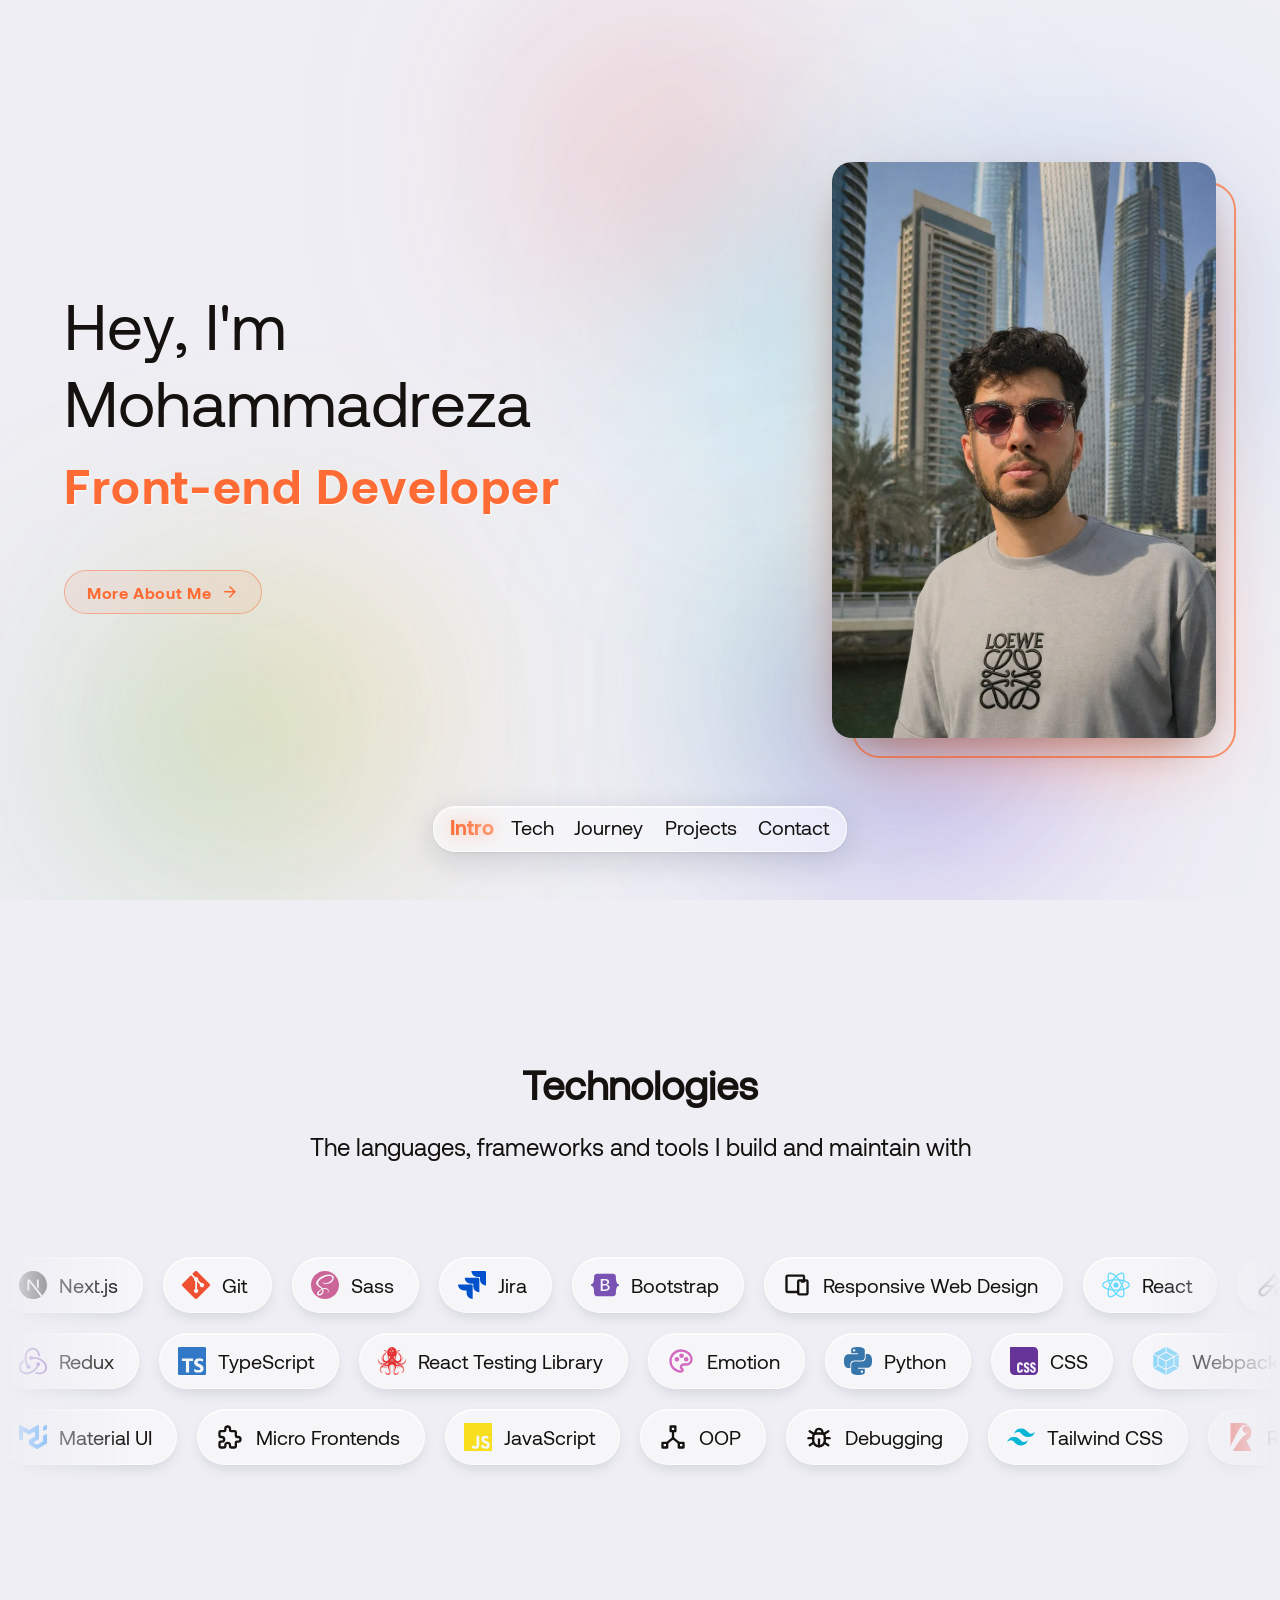
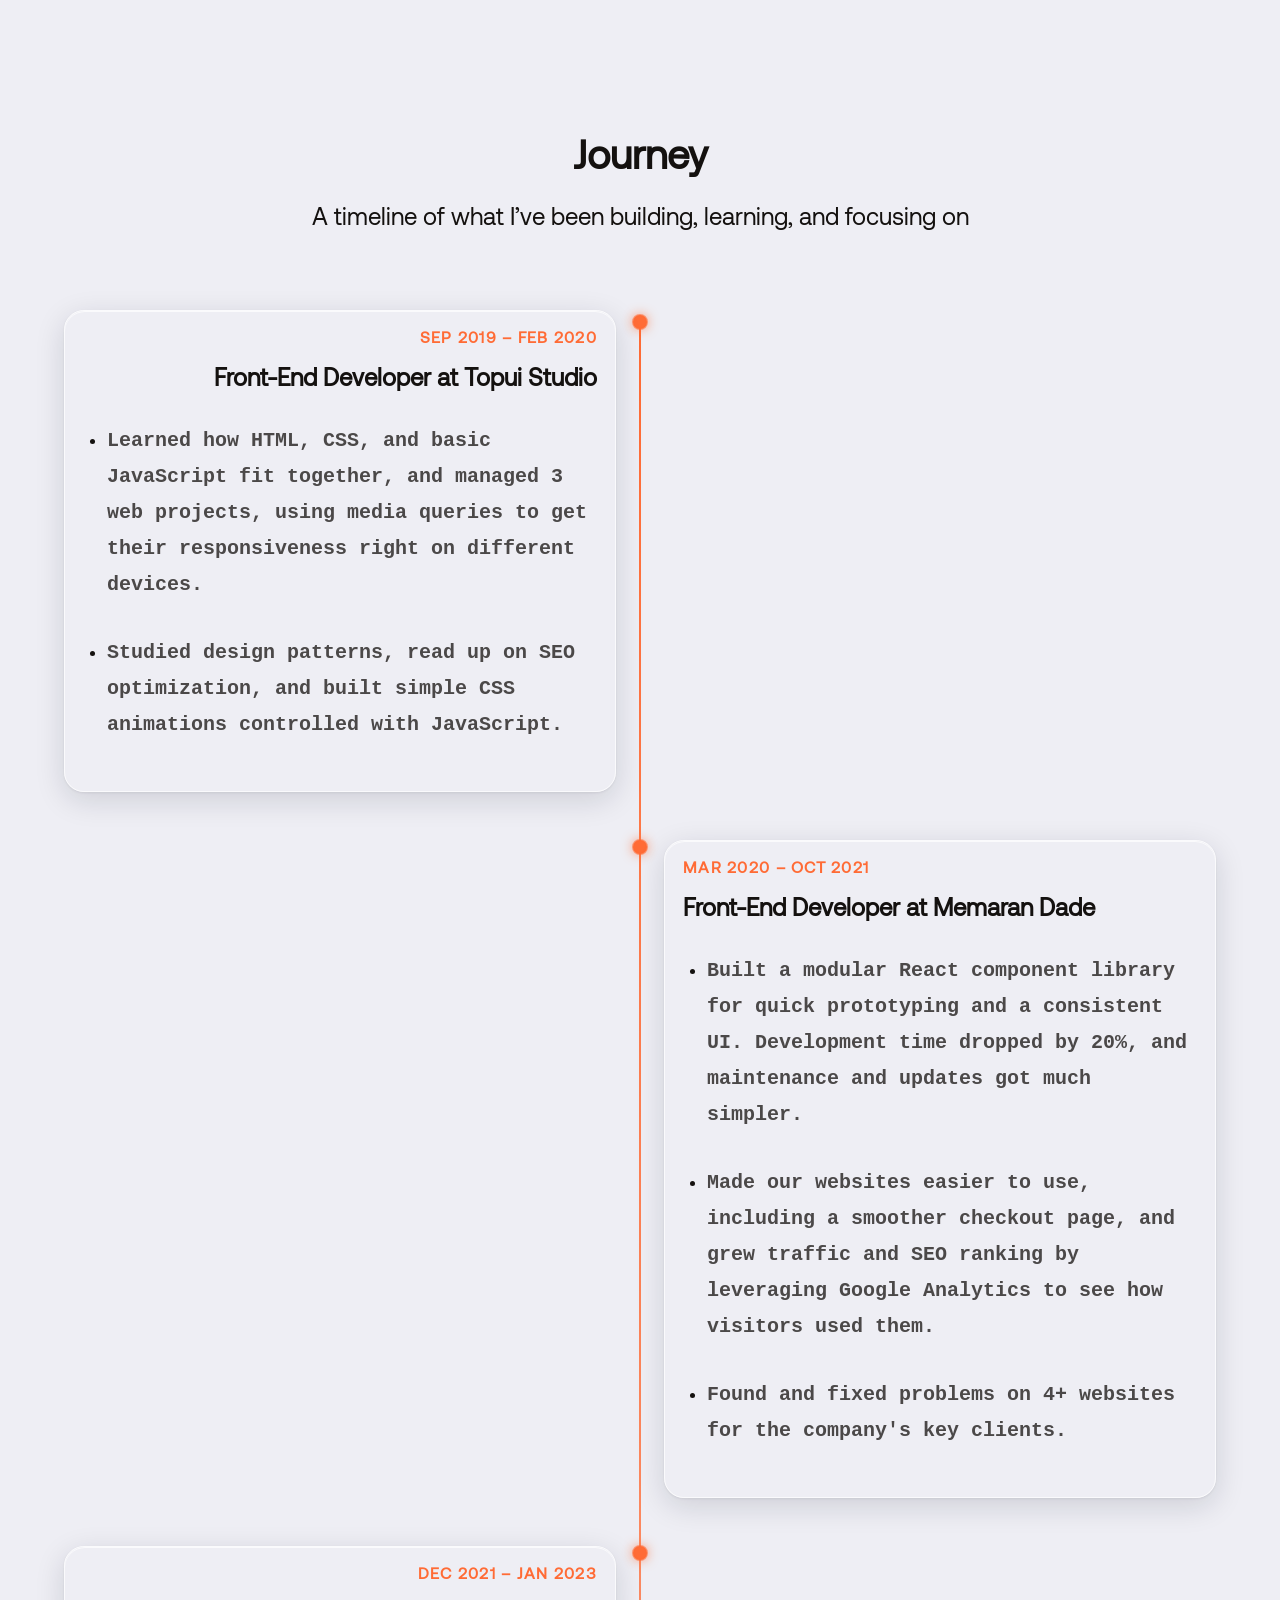
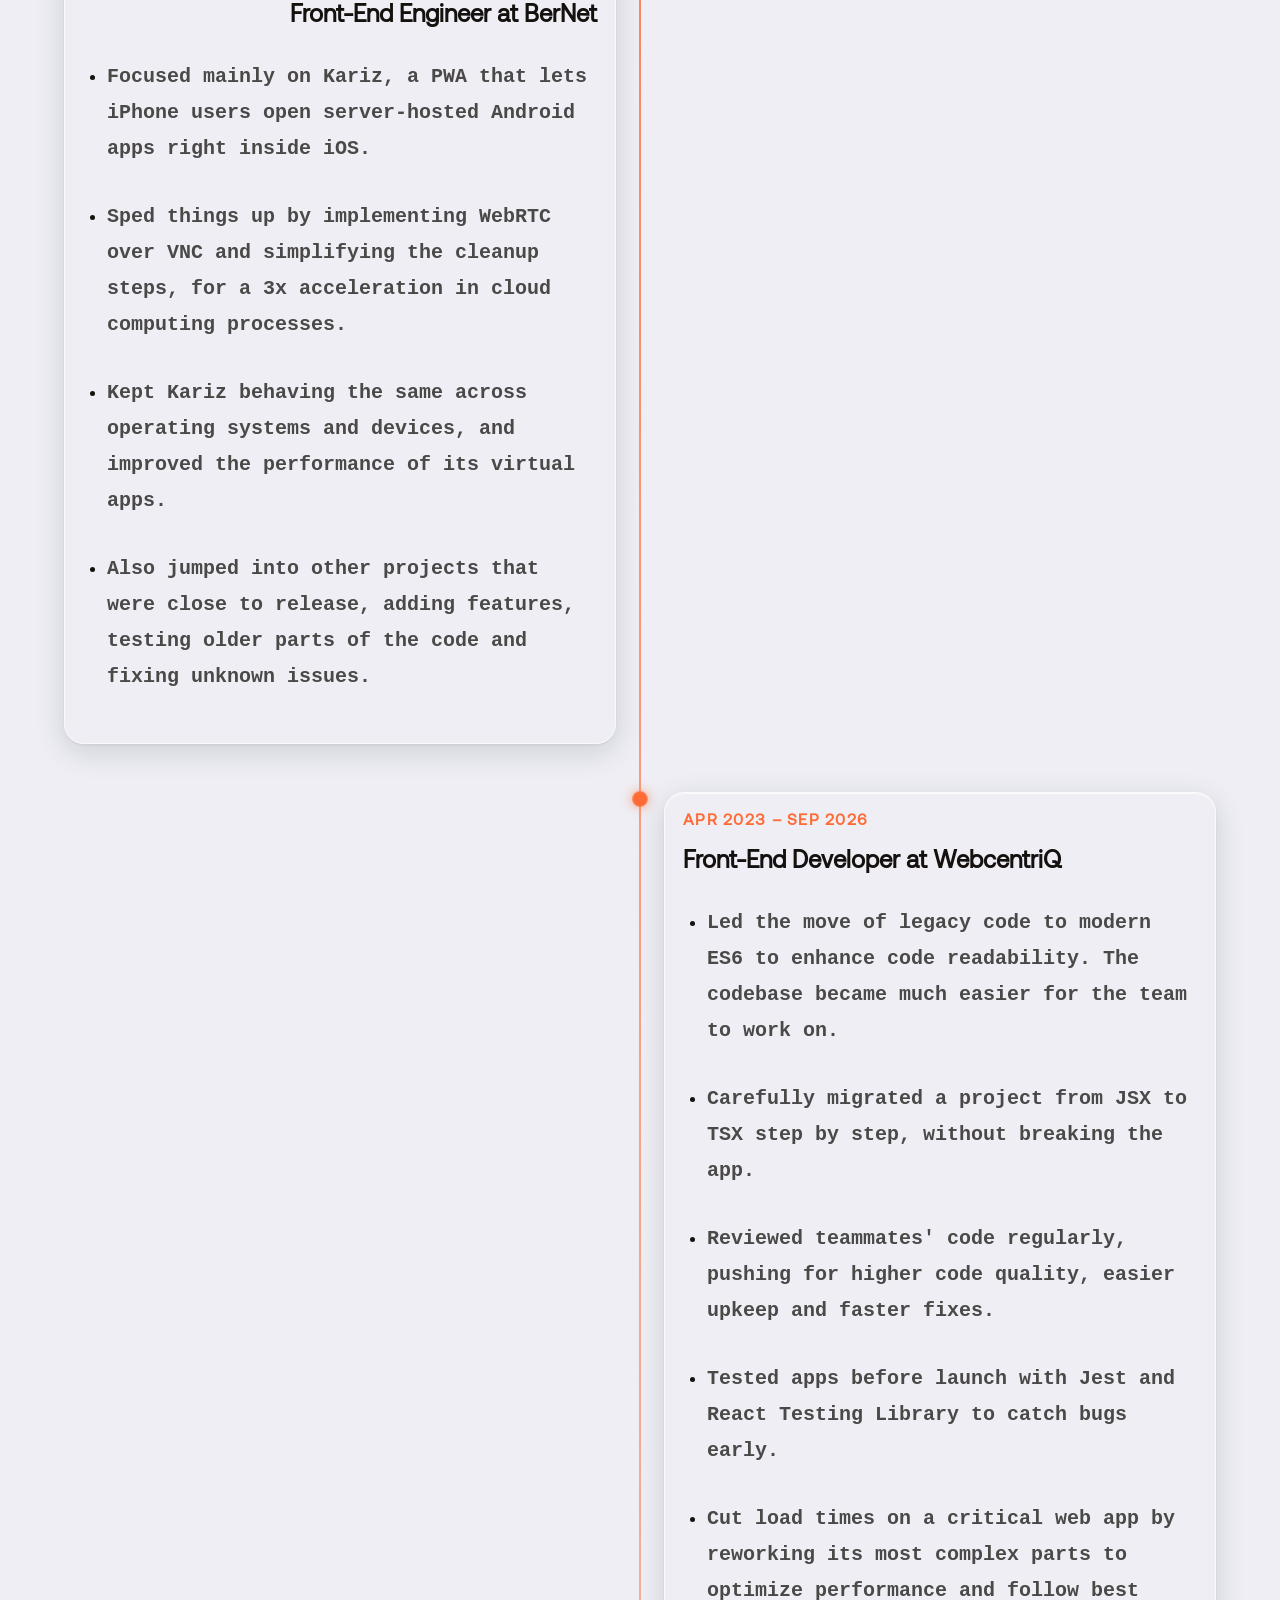
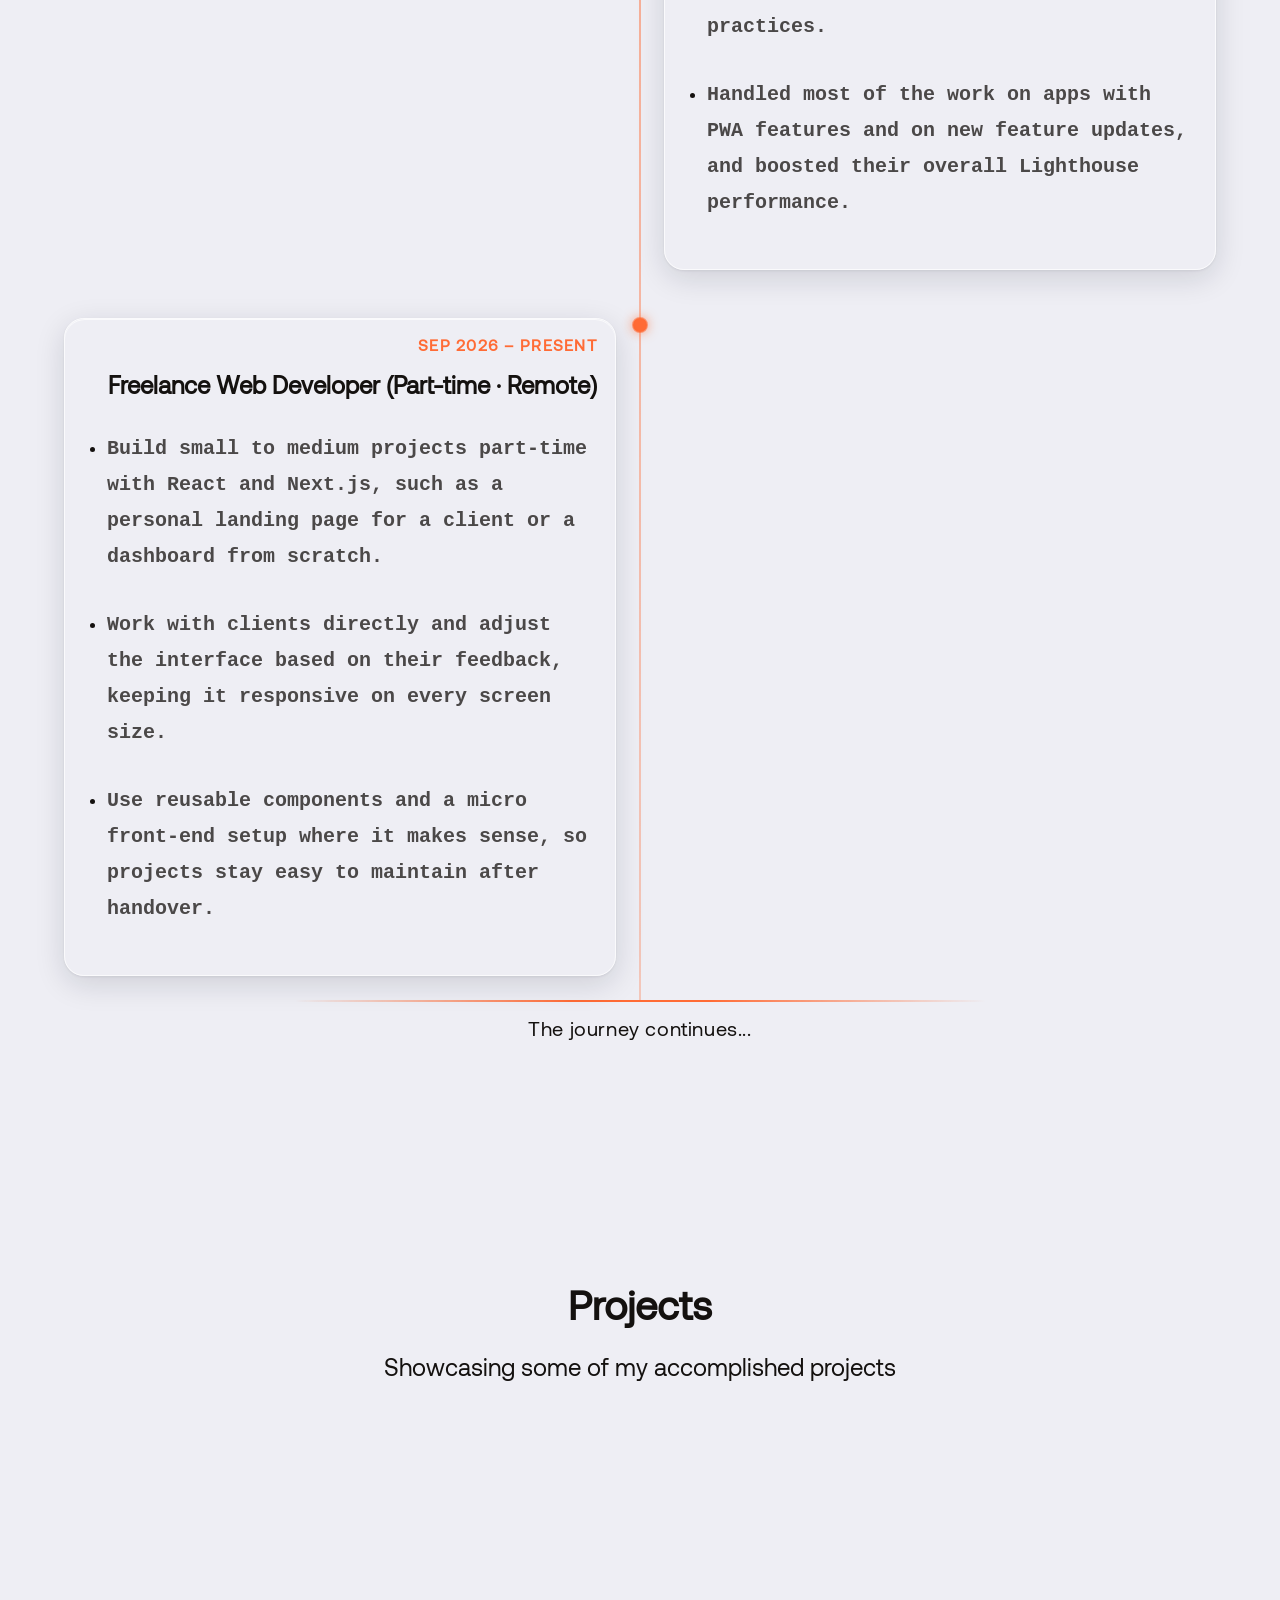
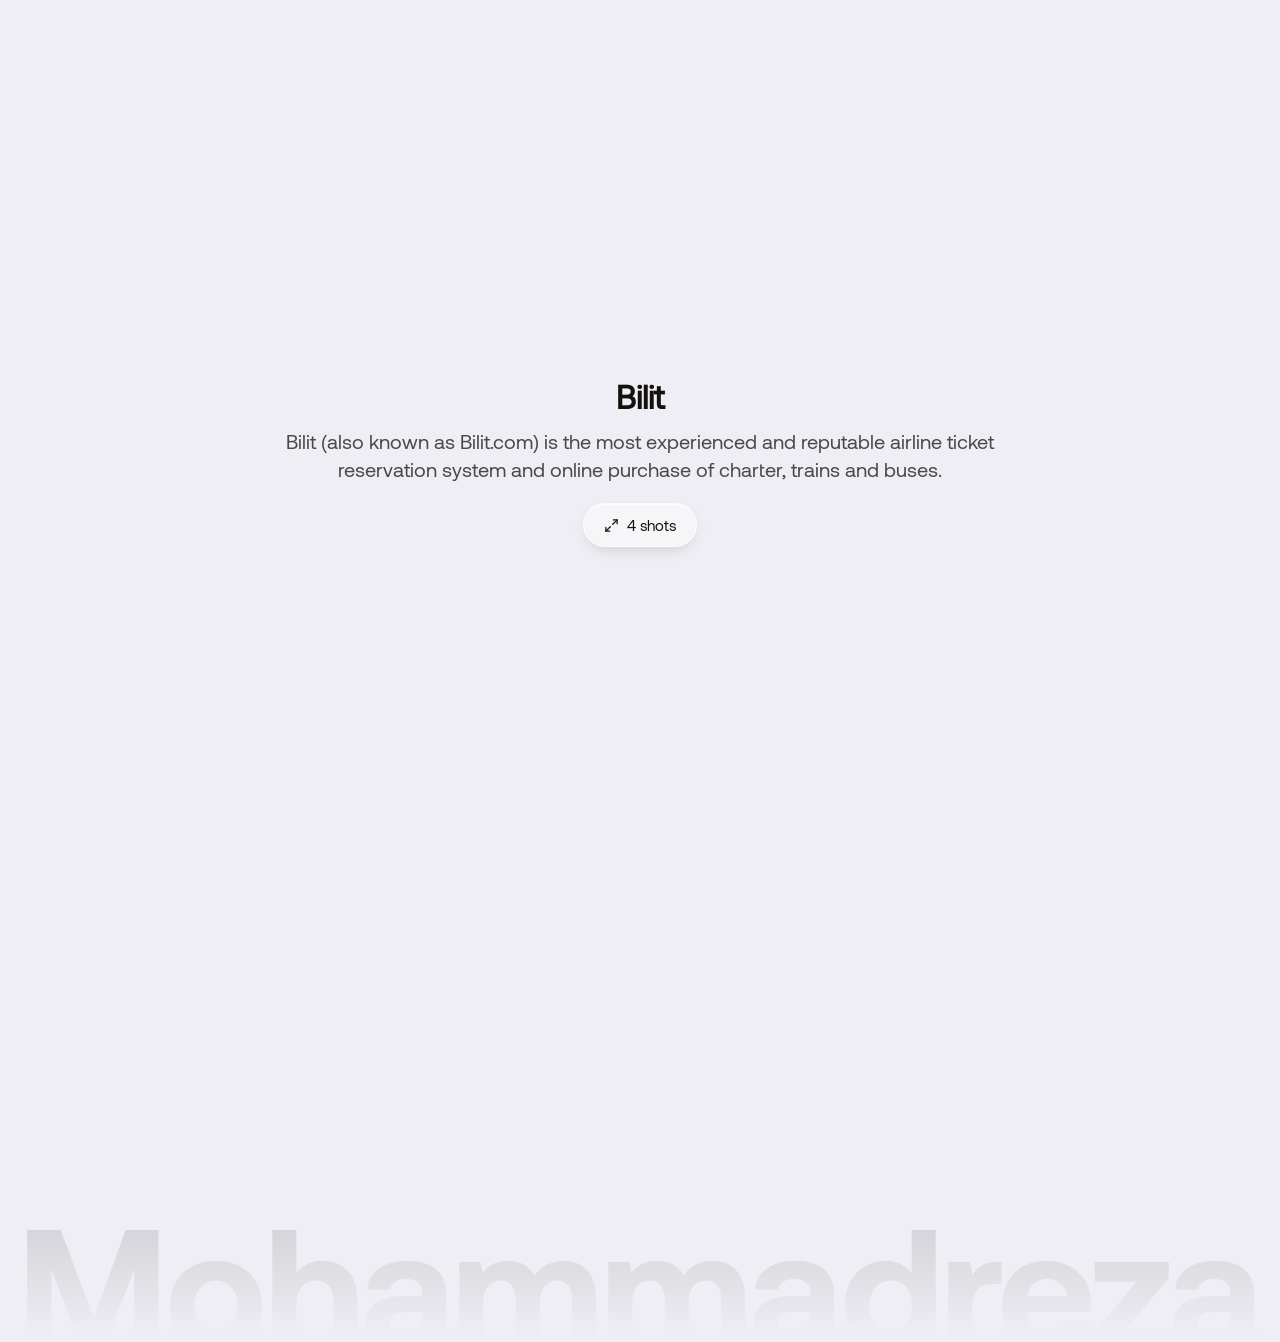
<file: index.html>
<!doctype html><html lang="en"><head><meta charset="utf-8"/><meta name="theme-color" content="#eeeef4" media="(prefers-color-scheme: light)"/><meta name="theme-color" content="#14110F" media="(prefers-color-scheme: dark)"/><meta name="viewport" content="width=device-width,initial-scale=1,viewport-fit=cover"/><meta name="description" content="Portfolio of Mohammadreza Fathpour — Front-end Developer specializing in React, Next.js, modern UI/UX, and fast, responsive web applications."/><link rel="icon" href="/icons/favicon.ico" sizes="16x16 32x32 48x48"/><link rel="icon" type="image/svg+xml" href="/icons/favicon.svg"/><link rel="icon" type="image/png" sizes="32x32" href="/icons/favicon-32x32.png"/><link rel="icon" type="image/png" sizes="16x16" href="/icons/favicon-16x16.png"/><link rel="apple-touch-icon" sizes="180x180" href="/icons/apple-touch-icon.png"/><meta name="apple-mobile-web-app-title" content="&lt;/ MR &gt;"/><link rel="manifest" href="/manifest.json"/><link rel="preload" as="image" href="/main/me.webp" type="image/webp" fetchpriority="high"/><title>&lt;/ MR &gt;</title><style>@font-face{font-family:main-normal;src:url("/fonts/Aeonik-Regular.woff2") format("woff2"),url("/fonts/Aeonik-Regular.ttf") format("truetype");font-weight:400;font-style:normal}@font-face{font-family:main-bold;src:url("/fonts/Aeonik-Bold.woff2") format("woff2"),url("/fonts/Aeonik-Bold.ttf") format("truetype");font-weight:700;font-style:normal}body{background-color:#eeeef4;color:#14110f}@media (prefers-color-scheme:dark){body{background-color:#14110f;color:#eeeef4}}.app-loader{position:fixed;inset:0;z-index:1000;display:grid;place-items:center;background-color:#eeeef4;transition:opacity .4s ease,visibility 0s .4s}@media (prefers-color-scheme:dark){.app-loader{background-color:#14110f}}.app-loader.is-done{opacity:0;visibility:hidden}.app-loader-logo{width:6rem;height:6rem;animation:app-loader-in .5s cubic-bezier(.34,1.56,.64,1) .3s both}@keyframes app-loader-in{from{opacity:0;transform:scale(.6) rotate(-8deg)}}.app-loader-label{position:absolute;width:1px;height:1px;overflow:hidden;clip-path:inset(50%);white-space:nowrap}@media (prefers-reduced-motion:reduce){.app-loader-logo{animation:none}}</style><script defer="defer" src="/static/js/main.3dd97a46.js"></script><link href="/static/css/main.eaeb22d9.css" rel="stylesheet"></head><body><div id="root"></div><div id="app-loader" class="app-loader" role="status"><div class="app-loader-logo" aria-hidden="true"></div><span class="app-loader-label">Loading…</span></div><script src="/mr-logo.js"></script><script>!function(){var e=document.getElementById("app-loader");if(e){var n=document.documentElement;n.classList.add("app-loading");var o=e.querySelector(".app-loader-logo"),t=window.MRLogo?window.MRLogo.create(o):{loop:function(){},fill:function(){},stop:function(e){e()}},i=!1,a=!1,r=function(){a||(a=!0,i||(o.style.visibility="hidden"),e.classList.add("is-done"),setTimeout(function(){e.remove()},600),n.classList.remove("app-loading"),window.dispatchEvent(new Event("app-loader-done")))},d=function(){t.stop(r)};window.matchMedia("(prefers-reduced-motion: reduce)").matches?(i=!0,t.fill()):o.addEventListener("animationstart",function(){a||(i=!0,t.loop(150))},{once:!0});var c=function(){var e=Array.prototype.filter.call(document.images,function(e){return!e.complete&&"lazy"!==e.loading});return Promise.all(e.map(function(e){return new Promise(function(n){e.addEventListener("load",n),e.addEventListener("error",n)})}))};window.addEventListener("load",function(){Promise.all([document.fonts?document.fonts.ready:null,new Promise(function(e){requestAnimationFrame(function(){requestAnimationFrame(e)})}).then(c)]).then(d,d)}),setTimeout(r,3e4)}}()</script></body></html>
</file>
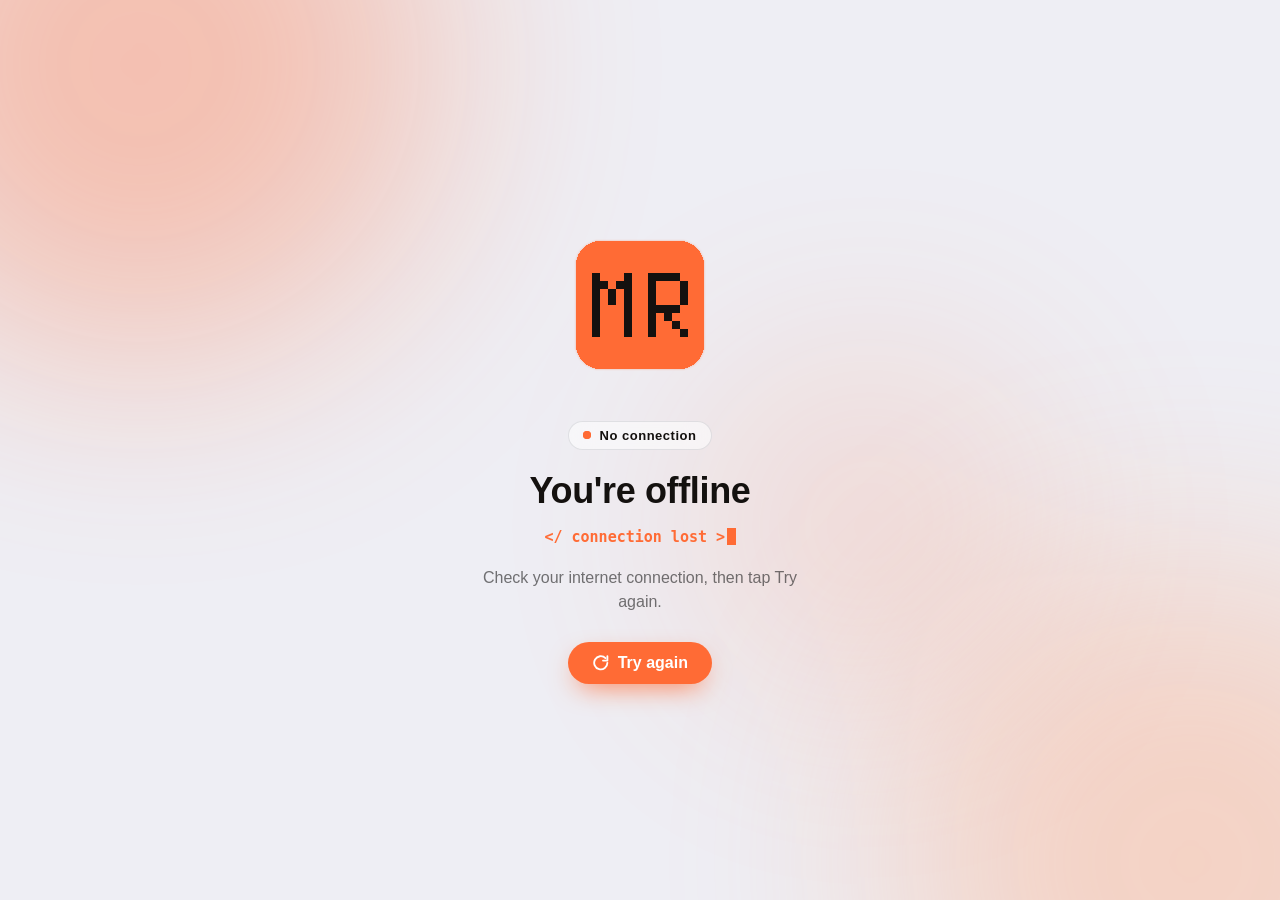
<file: offline.html>
<!DOCTYPE html>
<html lang="en">
    <head>
        <meta charset="utf-8" />
        <meta name="viewport" content="width=device-width, initial-scale=1" />
        <meta
            name="theme-color"
            content="#eeeef4"
            media="(prefers-color-scheme: light)"
        />
        <meta
            name="theme-color"
            content="#14110F"
            media="(prefers-color-scheme: dark)"
        />
        <link rel="icon" type="image/svg+xml" href="icons/favicon.svg" />
        <title>You're offline · &lt;/ MR &gt;</title>
        <!--
            Shown by the service worker (service-worker.js) when the app is
            opened without a connection. An app that is already open stays as
            it is when the connection drops. It is cached together with the
            two files it needs, its icon and mr-logo.js (the "MR" logo and its
            animations, shared with the page loader in index.html).
        -->
        <style>
            :root {
                color-scheme: light dark;
                /* Same accent as the app's theme in src/index.css */
                --accent: #ff6b35;
                --accent-light: #ff9f6e;
                --accent-text: var(--accent);
                --bg: #eeeef4;
                --text: #14110F;
                --muted: rgba(26, 26, 26, 0.6);
                --surface: rgba(255, 255, 255, 0.55);
                --border: rgba(15, 23, 42, 0.1);
                --logo-ink: #14110f;
            }

            @media (prefers-color-scheme: dark) {
                :root {
                    --accent-text: var(--accent-light);
                    --bg: #14110F;
                    --text: #eeeef4;
                    --muted: rgba(238, 238, 244, 0.6);
                    --surface: rgba(255, 255, 255, 0.06);
                    --border: rgba(255, 255, 255, 0.14);
                }
            }

            * {
                box-sizing: border-box;
            }

            /* At least the screen's height, so the content is centred, but
               free to grow and scroll when it does not fit (a phone turned
               sideways) */
            body {
                margin: 0;
                min-height: 100vh;
                min-height: 100dvh;
                display: grid;
                place-items: center;
                padding: 2rem 1rem;
                overflow-x: hidden;
                font-family: -apple-system, BlinkMacSystemFont, "Segoe UI",
                    Roboto, "Helvetica Neue", sans-serif;
                -webkit-font-smoothing: antialiased;
                color: var(--text);
                background: var(--bg);
            }

            /* ---------- Drifting glow in the background ---------- */

            .glow {
                position: fixed;
                inset: 0;
                z-index: -1;
                pointer-events: none;
            }

            .glow span {
                position: absolute;
                width: 46vmax;
                height: 46vmax;
                border-radius: 50%;
                filter: blur(9vmax);
                opacity: 0.35;
                animation: drift 18s ease-in-out infinite alternate;
            }

            .glow span:nth-child(1) {
                top: -18vmax;
                left: -12vmax;
                background: var(--accent);
            }

            .glow span:nth-child(2) {
                right: -16vmax;
                bottom: -20vmax;
                background: var(--accent-light);
                animation-duration: 22s;
                animation-delay: -6s;
            }

            .glow span:nth-child(3) {
                top: 40%;
                left: 55%;
                width: 26vmax;
                height: 26vmax;
                background: var(--accent);
                opacity: 0.18;
                animation-duration: 26s;
                animation-delay: -12s;
            }

            @media (prefers-color-scheme: dark) {
                .glow span {
                    opacity: 0.2;
                }
            }

            @keyframes drift {
                to {
                    transform: translate(12vmax, 10vmax) scale(1.15);
                }
            }

            /* ---------- Card ---------- */

            main {
                display: flex;
                flex-direction: column;
                align-items: center;
                gap: 1.25rem;
                width: min(100%, 26rem);
                text-align: center;
            }

            /* ---------- Logo: its letters drop into place (mr-logo.js),
               and while a connection is checked they keep falling out as
               new ones drop in ---------- */

            .logo-wrap {
                --logo-size: 8rem;
                display: grid;
                place-items: center;
                width: calc(var(--logo-size) * 1.375);
                height: calc(var(--logo-size) * 1.375);
                margin-bottom: 0.5rem;
            }

            /* The logo and its ripples share one grid cell, centred */
            .logo-wrap > * {
                grid-area: 1 / 1;
            }

            /* Ripples searching for a connection: the tile's own outline,
               corners included (icons/favicon.svg rounds them by 3 of its 16
               units), growing outwards */
            .ripple {
                width: var(--logo-size);
                height: var(--logo-size);
                border: 2px solid var(--accent);
                border-radius: calc(3 / 16 * 100%);
                opacity: 0;
                animation: ripple 3s ease-out infinite;
                animation-delay: 1.6s;
            }

            .ripple:nth-of-type(2) {
                animation-delay: 2.6s;
            }

            .ripple:nth-of-type(3) {
                animation-delay: 3.6s;
            }

            @keyframes ripple {
                0% {
                    opacity: 0.55;
                    transform: scale(0.85);
                }
                100% {
                    opacity: 0;
                    transform: scale(1.6);
                }
            }

            .logo {
                width: var(--logo-size);
                height: var(--logo-size);
                animation: tile-in 0.6s cubic-bezier(0.34, 1.56, 0.64, 1) both;
            }

            .logo .mr-logo-tile {
                filter: drop-shadow(0 0.6px 1.2px rgba(255, 107, 53, 0.45));
            }

            @keyframes tile-in {
                from {
                    opacity: 0;
                    transform: scale(0.6) rotate(-8deg);
                }
            }

            /* ---------- Text ---------- */

            .reveal {
                animation: rise 0.6s cubic-bezier(0.22, 1, 0.36, 1) both;
            }

            @keyframes rise {
                from {
                    opacity: 0;
                    transform: translateY(0.75rem);
                }
            }

            .status {
                display: inline-flex;
                align-items: center;
                gap: 0.5rem;
                padding: 0.375rem 0.875rem;
                border: 1px solid var(--border);
                border-radius: 999px;
                font-size: 0.8125rem;
                font-weight: 600;
                letter-spacing: 0.04em;
                background: var(--surface);
                backdrop-filter: blur(12px);
                -webkit-backdrop-filter: blur(12px);
                animation-delay: 0.9s;
            }

            .status-dot {
                position: relative;
                width: 0.5rem;
                height: 0.5rem;
                border-radius: 50%;
                background: var(--accent);
                transition: background 0.3s ease;
            }

            .status-dot::after {
                content: "";
                position: absolute;
                inset: 0;
                border-radius: 50%;
                background: inherit;
                animation: ping 1.6s ease-out infinite;
            }

            @keyframes ping {
                to {
                    opacity: 0;
                    transform: scale(2.8);
                }
            }

            .is-online .status-dot {
                background: #22c55e;
            }

            h1 {
                margin: 0;
                font-size: clamp(1.75rem, 7vw, 2.25rem);
                font-weight: 700;
                letter-spacing: -0.01em;
                animation-delay: 1s;
            }

            .code {
                margin: -0.25rem 0 0;
                font-family: ui-monospace, SFMono-Regular, Menlo, Consolas,
                    monospace;
                font-size: 0.9375rem;
                font-weight: 600;
                color: var(--accent-text);
                animation-delay: 1.1s;
            }

            .caret {
                display: inline-block;
                width: 0.55em;
                height: 1.1em;
                margin-left: 0.15em;
                vertical-align: -0.2em;
                background: currentColor;
                animation: blink 1s steps(1) infinite;
            }

            @keyframes blink {
                50% {
                    opacity: 0;
                }
            }

            .message {
                margin: 0;
                max-width: 22rem;
                font-size: 1rem;
                line-height: 1.5;
                color: var(--muted);
                animation-delay: 1.2s;
            }

            button {
                display: inline-flex;
                align-items: center;
                gap: 0.5rem;
                margin-top: 0.5rem;
                padding: 0.75rem 1.5rem;
                border: 0;
                border-radius: 999px;
                font: inherit;
                font-weight: 600;
                color: #fff;
                background: var(--accent);
                box-shadow: 0 10px 28px -10px var(--accent);
                cursor: pointer;
                transition: transform 0.2s ease, box-shadow 0.2s ease;
                animation-delay: 1.3s;
            }

            button:hover {
                transform: translateY(-2px);
                box-shadow: 0 14px 32px -10px var(--accent);
            }

            button:active {
                transform: scale(0.97);
            }

            button:focus-visible {
                outline: 3px solid var(--accent-light);
                outline-offset: 3px;
            }

            button svg {
                width: 1.1em;
                height: 1.1em;
            }

            .is-checking button {
                cursor: progress;
            }

            .is-checking button svg {
                animation: spin 0.8s linear infinite;
            }

            @keyframes spin {
                to {
                    transform: rotate(360deg);
                }
            }

            /* Tried again, still no connection */
            .is-failed .status {
                animation: shake 0.45s ease;
            }

            @keyframes shake {
                20%,
                60% {
                    transform: translateX(-6px);
                }
                40%,
                80% {
                    transform: translateX(6px);
                }
            }

            /* Short screens (a phone turned sideways): everything tighter,
               so most of it fits without scrolling */
            @media (max-height: 560px) {
                body {
                    padding: 1.25rem 1rem;
                }

                main {
                    gap: 0.75rem;
                }

                .logo-wrap {
                    --logo-size: 4.5rem;
                    margin-bottom: 0;
                }

                h1 {
                    font-size: 1.5rem;
                }

                .message {
                    font-size: 0.9375rem;
                }

                button {
                    margin-top: 0;
                }
            }

            @media (prefers-reduced-motion: reduce) {
                *,
                *::before,
                *::after {
                    animation: none !important;
                    transition: none !important;
                }
            }
        </style>
    </head>
    <body>
        <div class="glow" aria-hidden="true">
            <span></span>
            <span></span>
            <span></span>
        </div>

        <main>
            <div class="logo-wrap" aria-hidden="true">
                <span class="ripple"></span>
                <span class="ripple"></span>
                <span class="ripple"></span>
                <div class="logo" id="logo"></div>
            </div>

            <span class="status reveal" role="status" aria-live="polite">
                <span class="status-dot"></span>
                <span id="status-text">No connection</span>
            </span>

            <h1 class="reveal">You're offline</h1>
            <p class="code reveal">
                &lt;/ connection lost &gt;<span class="caret"></span>
            </p>
            <p class="message reveal">
                Check your internet connection, then tap Try again.
            </p>

            <button type="button" id="retry" class="reveal">
                <svg
                    viewBox="0 0 24 24"
                    fill="none"
                    stroke="currentColor"
                    stroke-width="2.5"
                    stroke-linecap="round"
                    stroke-linejoin="round"
                    aria-hidden="true"
                >
                    <path d="M21 12a9 9 0 1 1-2.64-6.36" />
                    <path d="M21 3v6h-6" />
                </svg>
                Try again
            </button>
        </main>

        <script src="mr-logo.js"></script>
        <script>
            // The "MR" logo (mr-logo.js): its letters drop into place once.
            // Without it, the page still works, just without its letters.
            var logo = window.MRLogo
                ? window.MRLogo.create(document.getElementById("logo"))
                : {
                      fill: function () {},
                      loop: function () {},
                      stop: function (done) {
                          done();
                      },
                  };

            // As the tile pops in (see .logo)
            logo.fill(450);

            // ---------- Reconnecting ----------
            // Only when "Try again" is tapped: the page never checks on its
            // own

            var statusText = document.getElementById("status-text");
            var retry = document.getElementById("retry");
            var checking = false;
            var reloading = false;

            var reconnect = function () {
                reloading = true;

                document.body.classList.add("is-online");
                statusText.textContent = "Back online, reloading…";
                setTimeout(function () {
                    // Opened directly, this page would just reload itself
                    if (/offline\.html$/.test(location.pathname)) {
                        location.replace("./");
                    } else {
                        location.reload();
                    }
                }, 900);
            };

            // A real request, since navigator.onLine can claim a connection
            // that does not actually reach the site. Until it answers, the
            // letters keep falling out as new ones drop in; once it has, the
            // swap under way finishes before the answer shows (so even an
            // instant answer shows one full swap).
            var check = function () {
                if (checking || reloading) return;
                checking = true;

                var body = document.body;
                body.classList.remove("is-failed");
                body.classList.add("is-checking");
                statusText.textContent = "Checking…";
                logo.loop();

                var settle = function (isOnline) {
                    logo.stop(function () {
                        checking = false;
                        body.classList.remove("is-checking");

                        if (isOnline) {
                            reconnect();
                            return;
                        }

                        statusText.textContent = "Still offline";
                        // Restarts the shake even on taps in quick succession
                        void body.offsetWidth;
                        body.classList.add("is-failed");
                    });
                };

                fetch(location.href, { cache: "no-store" })
                    .then(function (response) {
                        settle(response.ok);
                    })
                    .catch(function () {
                        settle(false);
                    });
            };

            retry.addEventListener("click", check);
        </script>
    </body>
</html>
</file>
<file: static/css/main.eaeb22d9.css>
.nav-container{--nav-font-size:clamp(0.8125rem,4.2vw,1rem);--nav-gap:clamp(0.5rem,3vw,0.75rem);--nav-padding:0.375rem 0.75rem 0.5rem;--nav-radius:18px;--nav-bottom:0rem;--nav-ink:var(--text-light-mode);--nav-shine:linear-gradient(90deg,var(--accent),var(--accent-light),var(--accent));--nav-glow:color-mix(in srgb,var(--accent) 45%,#0000);animation:navbarExpand .35s ease forwards;backdrop-filter:var(--glass-blur);-webkit-backdrop-filter:var(--glass-blur);background:var(--glass-bg);border:1px solid var(--glass-rim);border-radius:var(--nav-radius);bottom:calc(1rem + var(--nav-bottom) + env(safe-area-inset-bottom, 0px));box-shadow:inset 0 1px 0 var(--glass-highlight),var(--glass-shadow);box-sizing:border-box;left:50%;max-width:calc(100vw - 2rem);padding:var(--nav-padding);position:fixed;z-index:var(--z-navbar)}@media (prefers-color-scheme:dark){.nav-container{--nav-ink:var(--text-dark-mode);--nav-shine:linear-gradient(90deg,var(--accent-light),var(--accent),var(--accent-light));--nav-glow:color-mix(in srgb,var(--accent-light) 55%,#0000)}}.nav-container.nav-hidden{animation:navbarCollapse .35s ease-out forwards;pointer-events:none}@keyframes navbarExpand{0%{opacity:0;transform:translateX(-50%) translateY(1rem) scale(.7)}to{opacity:1;transform:translateX(-50%) translateY(0) scale(1)}}@keyframes navbarCollapse{0%{opacity:1;transform:translateX(-50%) translateY(0) scale(1)}to{opacity:0;transform:translateX(-50%) translateY(1rem) scale(.7)}}.nav-inner{grid-column-gap:var(--nav-gap);column-gap:var(--nav-gap);display:grid;grid-auto-flow:column;grid-auto-rows:minmax(1.5rem,auto);position:relative}.nav-link{align-items:center;color:var(--nav-ink);display:flex;flex-direction:column;font-size:var(--nav-font-size);font-weight:500;justify-content:center;position:relative;text-decoration:none;transition:color .4s ease}.nav-link:after{height:0;overflow:hidden;visibility:hidden}.nav-link:after,.nav-link:before{content:attr(data-label);font-family:main-bold;font-weight:700;pointer-events:none}.nav-link:before{-webkit-text-fill-color:#0000;align-items:center;animation:navShine 5s linear infinite reverse;background:var(--nav-shine);-webkit-background-clip:text;background-clip:text;background-size:300% 100%;color:#0000;content:attr(data-label) /"";display:flex;filter:drop-shadow(0 0 .45rem var(--nav-glow));inset:0;justify-content:center;opacity:0;position:absolute;transition:opacity .4s ease}.nav-link.is-active{color:#0000}.nav-link.is-active:before{opacity:1}@keyframes navShine{to{background-position:150% 0}}@media (prefers-reduced-motion:reduce){.nav-link:before{animation:none}}@media (max-width:639px){.nav-container{--nav-font-size:clamp(0.8125rem,calc(6.45161vw - 0.46774rem),1.125rem);--nav-gap:0.75rem;--nav-padding:0.375rem 1rem 0.5rem;--nav-radius:24px;width:calc(100vw - 2rem)}.nav-inner{grid-auto-rows:minmax(2rem,auto);justify-content:space-between}}@media (min-width:640px){.nav-container{--nav-font-size:1.0625rem;--nav-gap:0.875rem;--nav-padding:0.5rem 0.875rem 0.625rem;--nav-radius:20px;--nav-bottom:1rem}}@media (min-width:768px){.nav-container{--nav-font-size:1.125rem;--nav-gap:1rem;--nav-padding:0.5rem 1rem 0.75rem;--nav-radius:22px;--nav-bottom:1.5rem}}@media (min-width:1024px){.nav-container{--nav-font-size:1.25rem;--nav-bottom:2rem}}@media (min-width:1536px){.nav-container{--nav-font-size:1.375rem;--nav-gap:1.25rem;--nav-padding:0.625rem 1.25rem 0.875rem;--nav-radius:26px}}@media (max-height:640px) and (orientation:landscape){.nav-container{--nav-font-size:clamp(0.8125rem,4.2vw,1rem);--nav-gap:clamp(0.5rem,3vw,0.75rem);--nav-padding:0.375rem 0.75rem 0.5rem;--nav-radius:18px;--nav-bottom:0rem;width:auto}}.intro-section{align-items:center;display:flex;justify-content:center;margin-bottom:0;margin-top:0;min-height:100vh;min-height:100svh;min-height:var(--app-height,100svh);padding:0}.intro-section h1{display:flex;font-size:6rem;font-weight:lighter;margin:0}.intro-section .intro-layout{grid-column-gap:clamp(2rem,5vw,5rem);align-items:center;column-gap:clamp(2rem,5vw,5rem);display:grid;flex:1 1;grid-template-areas:". photo" "text photo" "toggle photo" ". photo";grid-template-columns:minmax(0,1fr) auto;grid-template-rows:1fr auto auto 1fr}.intro-layout .intro-text{grid-area:text}.intro-layout .intro-toggle{grid-area:toggle;justify-self:start}.intro-layout.is-title .intro-toggle{margin-top:2.5rem}.intro-photo{animation:introPhotoIn 1s cubic-bezier(.22,1,.36,1) .2s both;grid-area:photo;isolation:isolate;margin:0;position:relative;width:min(clamp(15rem,30vw,28rem),50vh)}.intro-photo:before{border:2px solid var(--accent);border-radius:1.75rem;content:"";inset:0;opacity:.7;position:absolute;transform:translate(1.25rem,1.25rem);transition:transform .5s cubic-bezier(.22,1,.36,1);z-index:-1}@media (hover:hover){.intro-photo:hover:before{transform:translate(.75rem,.75rem)}}.intro-photo-frame{aspect-ratio:2/3;border-radius:1.25rem;box-shadow:0 30px 80px -24px color-mix(in srgb,var(--accent) 55%,#0000),0 18px 40px -20px #00000073;overflow:hidden;position:relative}.intro-photo img{display:block;height:100%;object-fit:cover;object-position:59% 30%;transform:scale(1.05);width:100%}@keyframes introPhotoIn{0%{filter:blur(12px);transform:translateY(1.5rem) scale(.97)}}@media (prefers-reduced-motion:reduce){.intro-photo{animation:none}}.intro-toggle{align-items:center;backdrop-filter:blur(12px);-webkit-backdrop-filter:blur(12px);background:color-mix(in srgb,var(--accent) 8%,#0000);border:1px solid color-mix(in srgb,var(--accent) 45%,#0000);border-radius:999px;box-sizing:border-box;color:var(--accent-text);cursor:pointer;display:inline-flex;font-family:main-bold;font-size:1rem;gap:.625rem;letter-spacing:.04em;min-height:2.75rem;opacity:0;padding:0 1.375rem;transform:translateY(.5rem);visibility:hidden}.intro-toggle.is-visible{opacity:1;transform:none;transition:opacity .6s ease var(--intro-toggle-delay),transform .6s cubic-bezier(.22,1,.36,1) var(--intro-toggle-delay),visibility 0s var(--intro-toggle-delay),color .2s ease,background .2s ease,border-color .2s ease;visibility:visible}.intro-toggle svg{height:1.1em;transition:transform .2s ease;width:1.1em}@media (hover:hover){.intro-toggle:hover{background:var(--accent);border-color:var(--accent);color:#fff}.intro-toggle:hover .intro-toggle-next{transform:translateX(3px)}.intro-toggle:hover .intro-toggle-back{transform:translateX(-3px)}}@media (max-width:767px){.intro-toggle-long{display:none}}.intro-toggle:focus-visible{outline:3px solid var(--accent-light);outline-offset:3px}@media (prefers-reduced-motion:reduce){.intro-toggle.is-visible{transition:none}}.intro-section .sentence-wrapper{align-items:flex-start;display:flex;flex-direction:column;justify-content:center}.intro-section .sentence{display:flex;flex-wrap:wrap;justify-content:flex-start;line-height:normal;margin-bottom:1rem}.intro-section .description{font-size:3rem;justify-content:flex-start;line-height:4rem;margin:0 0 3rem}.intro-section .profession{color:var(--accent-text);font-family:main-bold;font-size:4rem;letter-spacing:.1rem;text-shadow:.05rem .05rem .1rem #fff}@media (prefers-color-scheme:dark){.intro-section .profession{text-shadow:.05rem .05rem .1rem #000}}@media (max-width:1536px){.intro-section .sentence{font-size:4rem}.intro-section .profession{font-size:3rem}.intro-section .description{font-size:1.375rem;line-height:2.25rem}}@media (max-width:1024px){.intro-section .sentence{font-size:3rem;margin-bottom:1rem}.intro-section .profession{font-size:2.5rem}.intro-section .description{font-size:1.25rem;line-height:1.75rem;margin-bottom:1rem}}@media (max-width:768px){.intro-section .description{font-size:1.5rem;line-height:2rem;margin-bottom:2rem}}@media (max-height:640px),(max-width:640px){.intro-section .sentence{font-size:2rem;margin-bottom:.75rem}.intro-section .profession{font-size:1.75rem}.intro-section .description{font-size:1.125rem;justify-content:flex-start;line-height:1.5rem;margin-bottom:1.5rem}}@media (min-width:1536px){.intro-section .intro-layout{--intro-photo-width:min(40rem,30vw,50vh);--intro-text-width:calc(min(100vw - 16rem, 100rem) - var(--intro-photo-width) - 6rem);column-gap:6rem}.intro-photo{width:var(--intro-photo-width)}.intro-photo:before{border-radius:2rem;transform:translate(1.5rem,1.5rem)}@media (hover:hover){.intro-photo:hover:before{transform:translate(1rem,1rem)}}.intro-photo-frame{border-radius:1.25rem}.intro-layout.is-title h1 .sentence{flex-wrap:nowrap;font-size:min(6rem,calc(var(--intro-text-width)/11.6));white-space:nowrap}.intro-layout.is-title h1 .profession{font-size:min(4rem,calc(var(--intro-text-width)/13.25))}.intro-layout.is-title .intro-toggle{margin-top:3rem}.intro-section .description{font-size:2.25rem;line-height:2.75rem;margin-bottom:3rem}}@media (max-width:1024px) and (orientation:portrait),(max-width:767px){.intro-section{--intro-photo-fade:linear-gradient(180deg,#000 30%,rgba(0,0,0,.972) 35%,rgba(0,0,0,.896) 40%,rgba(0,0,0,.784) 45%,rgba(0,0,0,.648) 50%,#00000080 55%,rgba(0,0,0,.352) 60%,rgba(0,0,0,.216) 65%,rgba(0,0,0,.104) 70%,rgba(0,0,0,.028) 75%,#0000 80%);--intro-page-fade:linear-gradient(180deg,#000 55%,rgba(0,0,0,.972) 59.5%,rgba(0,0,0,.896) 64%,rgba(0,0,0,.784) 68.5%,rgba(0,0,0,.648) 73%,#00000080 77.5%,rgba(0,0,0,.352) 82%,rgba(0,0,0,.216) 86.5%,rgba(0,0,0,.104) 91%,rgba(0,0,0,.028) 95.5%,#0000);isolation:isolate;min-height:100svh;min-height:var(--app-height,100svh);position:relative}.intro-section .intro-layout{--intro-text-width:calc(100vw - 2rem);--intro-greeting-max:2.25rem;--intro-profession-max:2rem;grid-template-areas:"text" "toggle";grid-template-columns:minmax(0,1fr);grid-template-rows:auto auto}.intro-layout.is-title{align-content:end;align-self:stretch;padding-bottom:calc(6.5rem + env(safe-area-inset-bottom, 0px))}.intro-layout .intro-photo{animation:none;inset:0;position:absolute;width:auto;z-index:-1}.intro-layout .intro-photo-frame{animation:introPhotoFade 1s ease .2s backwards;transition:opacity .7s ease,filter .7s ease}.intro-layout.is-description .intro-photo-frame{filter:blur(3px);opacity:.15}.intro-photo:after{background:var(--background-light-mode);content:"";inset:0;-webkit-mask-image:var(--intro-page-fade);mask-image:var(--intro-page-fade);position:absolute;z-index:-1}.intro-photo:before{display:none}.intro-photo-frame{aspect-ratio:auto;border-radius:0;box-shadow:none;height:100%;-webkit-mask-image:var(--intro-photo-fade);mask-image:var(--intro-photo-fade)}.intro-photo img{object-position:50% 30%;transform:translateY(-15%)}.intro-layout.is-title{--intro-text-glow:0 0 1rem var(--background-light-mode)}.intro-layout.is-title h1{text-shadow:var(--intro-text-glow)}.intro-layout.is-title h1 .sentence{flex-wrap:nowrap;font-size:min(var(--intro-greeting-max),calc(var(--intro-text-width)/11.6));margin-bottom:.25rem;white-space:nowrap}.intro-layout.is-title h1 .profession{font-size:min(var(--intro-profession-max),calc(var(--intro-text-width)/13.25));text-shadow:var(--intro-text-glow)}.intro-layout .intro-toggle{margin-top:.5rem}.intro-layout.is-title .intro-toggle{margin-top:1.5rem}}@media (min-width:768px) and (max-width:1024px) and (orientation:portrait){.intro-section .intro-layout{--intro-text-width:calc(100vw - 4rem);--intro-greeting-max:3.75rem;--intro-profession-max:3.25rem}.intro-layout.is-title{padding-bottom:calc(8rem + env(safe-area-inset-bottom, 0px))}.intro-layout.is-title h1 .sentence{margin-bottom:.5rem}.intro-layout.is-title .intro-toggle{margin-top:2rem}}@media (max-width:1024px) and (orientation:portrait) and (prefers-color-scheme:dark),(max-width:767px) and (prefers-color-scheme:dark){.intro-layout.is-title{--intro-text-glow:0 0 1rem var(--background-dark-mode)}.intro-photo:after{background:var(--background-dark-mode)}}@keyframes introPhotoFade{0%{filter:blur(16px);transform:scale(1.04)}}@media (max-height:640px){.intro-section .wrapper{margin:2rem auto;padding-bottom:4rem}}@media (max-height:500px) and (orientation:landscape){.intro-section .intro-layout{margin:0 auto;padding-bottom:calc(4.5rem + env(safe-area-inset-bottom, 0px));padding-top:1rem}.intro-section .description{font-size:.875rem;line-height:1.25rem;margin-bottom:.5rem}.intro-layout .intro-toggle{margin-top:.5rem}.intro-layout.is-title .intro-toggle{margin-top:1rem}}@media (max-width:639px){.intro-toggle{font-size:clamp(.8125rem,calc(6.45161vw - .46774rem),1.125rem);gap:.5rem;min-height:3rem;padding:0 1.25rem}}@media (max-height:640px) and (orientation:landscape){.intro-toggle{font-size:clamp(.8125rem,4.2vw,1rem);gap:.5rem;min-height:2.5rem;padding:0 1rem}}@media (prefers-reduced-motion:reduce){.intro-layout .intro-photo,.intro-layout .intro-photo-frame{animation:none;transition:none}}.tech-marquee{--tech-font-size:1rem;--tech-icon-size:1.5rem;--tech-padding:0.625rem 1.125rem 0.625rem 0.875rem;--tech-icon-gap:0.625rem;--tech-gap:0.75rem;--tech-edge-fade:3rem;display:flex;flex-direction:column;gap:var(--tech-gap);-webkit-mask-image:linear-gradient(to right,#0000,#000 var(--tech-edge-fade),#000 calc(100% - var(--tech-edge-fade)),#0000);mask-image:linear-gradient(to right,#0000,#000 var(--tech-edge-fade),#000 calc(100% - var(--tech-edge-fade)),#0000);overflow:hidden;padding:1rem 0 1.5rem}.tech-track{animation:techDrift 60s linear infinite;animation:techDrift var(--tech-loop,60s) linear infinite;display:flex;width:max-content;will-change:transform}.tech-track-left{animation-direction:reverse}@keyframes techDrift{0%{transform:translateX(-50%)}to{transform:translateX(0)}}.tech-group{display:flex;gap:var(--tech-gap);list-style:none;margin:0;padding:0 var(--tech-gap) 0 0}.tech-chip{align-items:center;background:var(--glass-bg);border:1px solid var(--glass-rim);border-radius:999px;box-shadow:inset 0 1px 0 var(--glass-highlight),0 6px 16px -6px #0f172a2e;display:flex;flex:none;font-size:var(--tech-font-size);gap:var(--tech-icon-gap);line-height:1.2;padding:var(--tech-padding);white-space:nowrap}.tech-chip-icon{color:currentColor;color:var(--tech-color,currentColor);flex:none;height:var(--tech-icon-size);width:var(--tech-icon-size)}@media (prefers-color-scheme:dark){.tech-chip{box-shadow:inset 0 1px 0 var(--glass-highlight),0 6px 16px -6px #00000080}.tech-chip-icon{color:currentColor;color:var(--tech-color-dark,currentColor)}}@media (min-width:640px){.tech-marquee{--tech-gap:0.875rem;--tech-edge-fade:4rem}}@media (min-width:768px){.tech-marquee{--tech-font-size:1.125rem;--tech-icon-size:1.625rem;--tech-padding:0.75rem 1.375rem 0.75rem 1rem;--tech-icon-gap:0.75rem;--tech-gap:1rem;--tech-edge-fade:6rem}}@media (min-width:1024px){.tech-marquee{--tech-font-size:1.25rem;--tech-icon-size:1.75rem;--tech-padding:0.8125rem 1.5rem 0.8125rem 1.125rem;--tech-gap:1.25rem;--tech-edge-fade:8rem}}@media (min-width:1536px){.tech-marquee{--tech-font-size:1.375rem;--tech-icon-size:2rem;--tech-padding:0.875rem 1.75rem 0.875rem 1.25rem;--tech-icon-gap:0.875rem;--tech-gap:1.5rem;--tech-edge-fade:12rem}}@media (max-height:640px) and (orientation:landscape){.tech-marquee{--tech-font-size:1rem;--tech-icon-size:1.5rem;--tech-padding:0.625rem 1.125rem 0.625rem 0.875rem;--tech-icon-gap:0.625rem;--tech-gap:0.75rem;--tech-edge-fade:4rem}}@media (prefers-reduced-motion:reduce){.tech-marquee{-webkit-mask-image:none;mask-image:none}.tech-track{animation:none;padding:0 1rem;width:auto}.tech-group{flex-wrap:wrap;justify-content:center;padding:0}.tech-chip-repeat,.tech-group[aria-hidden]{display:none}}.pg{--pg-gutter:1rem;background:#0a0c14f0;border:0;color:#fff;height:100%;inset:0;margin:0;max-height:none;max-width:none;overflow:hidden;padding:0;position:fixed;width:100%}.pg:focus{outline:none}.pg[open]{animation:pgFadeIn .3s ease;display:grid;grid-template:minmax(0,1fr) /minmax(0,1fr)}.pg-view{display:grid;min-height:0;min-width:0}.pg-view-wall{align-content:center;grid-template-rows:auto minmax(0,auto) auto}.pg-view-photo{display:flex;flex-direction:column;justify-content:center}.pg-view-photo .pg-footer,.pg-view-photo .pg-header{flex-shrink:0}.pg.has-viewed .pg-view{animation:pgFadeIn .3s ease}.pg.is-switching .pg-view{animation:pgViewOut .25s cubic-bezier(.75,0,.75,.9) forwards;pointer-events:none}.pg.is-closing{animation:pgFadeOut .3s cubic-bezier(.75,0,.75,.9) forwards;animation-delay:calc((var(--pg-count) - 1)*70ms + .15s);pointer-events:none}.pg.is-viewing.is-closing{animation-delay:50ms}.pg.has-viewed .pg-tile{animation:none}.pg.is-closing .pg-tile{animation:pgTileOut .45s cubic-bezier(.64,0,.78,0) forwards;animation-delay:calc((var(--pg-count) - 1 - var(--i))*70ms)}.pg.is-closing .pg-image{animation:pgImageOut .35s cubic-bezier(.75,0,.75,.9) forwards}.pg-lights{inset:0;pointer-events:none;position:fixed;visibility:hidden;z-index:var(--z-background)}.pg .pg-lights{animation:pgFadeIn 1s ease;visibility:visible}.pg::backdrop{background:#0000}@keyframes pgFadeIn{0%{opacity:0}to{opacity:1}}@keyframes pgFadeOut{0%{opacity:1}to{opacity:0}}@keyframes pgViewOut{0%{opacity:1}to{opacity:0}}@keyframes pgTileOut{0%{opacity:1;transform:translateY(0) scale(1)}to{opacity:0;transform:translateY(1rem) scale(.96)}}@keyframes pgImageOut{0%{opacity:1;transform:scale(1)}to{opacity:0;transform:scale(.97)}}@keyframes pgTileIn{0%{opacity:0;transform:translateY(1rem) scale(.96)}to{opacity:1;transform:translateY(0) scale(1)}}@keyframes pgImageIn{0%{opacity:0;transform:scale(.97)}to{opacity:1;transform:scale(1)}}.pg-header{align-items:center;box-sizing:border-box;display:flex;gap:1rem;justify-content:space-between;margin:0 auto;max-width:calc(68rem + var(--pg-gutter)*2);max-width:calc(var(--pg-content-width, 68rem) + var(--pg-gutter)*2);padding:1rem var(--pg-gutter);width:100%}.pg-heading{align-items:baseline;display:flex;gap:1rem;min-width:0}.pg-title{font-size:1.5rem;margin:0}.pg-count{font-size:.875rem;letter-spacing:.1em;opacity:.6;white-space:nowrap}.pg-actions{display:flex;gap:.75rem}.pg-btn{background:#ffffff1a;border:1px solid #ffffff2e;border-radius:50%;color:#fff;cursor:pointer;display:grid;flex-shrink:0;font-size:1.25rem;height:2.75rem;padding:0;place-items:center;transition:background .2s ease,transform .2s ease;width:2.75rem}.pg-btn:hover{background:var(--accent)}.pg-btn:focus-visible,.pg-thumb:focus-visible,.pg-tile:focus-visible{outline:3px solid var(--accent-light);outline-offset:2px}.pg-wall{display:flex;min-height:0;overflow-y:auto;padding:.5rem var(--pg-gutter);scrollbar-gutter:stable both-edges}.pg-grid{grid-gap:.75rem;display:grid;gap:.75rem;grid-template-columns:repeat(12,minmax(0,1fr));margin:auto;max-width:68rem;width:100%}.pg-tile{animation:pgTileIn .45s cubic-bezier(.22,1,.36,1) backwards;animation-delay:calc(var(--i)*70ms);background:#fff;border:0;border-radius:14px;cursor:zoom-in;overflow:hidden;padding:0;position:relative}.pg-tile-wide{aspect-ratio:2/1;grid-column:span 7}.pg-tile-narrow{grid-column:span 5}.pg-tile-hero{grid-column:span 8;grid-row:span 2}.pg-tile-small{aspect-ratio:16/9;grid-column:span 4}.pg-tile-full{aspect-ratio:16/9;grid-column:span 12}.pg-tile img{height:100%;inset:0;object-fit:cover;object-position:top;position:absolute;transition:transform .5s cubic-bezier(.22,1,.36,1);width:100%}@media (hover:hover){.pg-tile:hover img{transform:scale(1.05)}}.pg-stage{display:grid;flex:0 1 auto;grid-template:minmax(0,1fr) /minmax(0,1fr);min-height:0;padding:.5rem calc(var(--pg-gutter) + 4rem);place-items:center;position:relative;touch-action:pan-y}.pg-image{animation:pgImageIn .35s ease;border-radius:12px;box-shadow:0 24px 80px #00000080;display:block;max-height:100%;max-width:100%}.pg-arrow{animation:pgFadeIn .35s ease;margin-top:-1.375rem;position:absolute;top:50%}.pg-arrow-prev{left:var(--pg-gutter)}.pg-arrow-next{right:var(--pg-gutter)}.pg-footer{align-items:center;display:flex;flex-direction:column;gap:1rem;padding:1rem var(--pg-gutter) 1.5rem}.pg-desc{font-size:1rem;line-height:1.5rem;margin:0;max-width:46rem;opacity:.75;text-align:center}.pg-thumbs{animation:pgFadeIn .35s ease;display:flex;gap:.75rem;max-width:100%;overflow-x:auto;padding:.25rem;scrollbar-width:none}.pg-thumbs::-webkit-scrollbar{display:none}.pg-thumb{aspect-ratio:16/9;background:#fff;border:2px solid #0000;border-radius:8px;cursor:pointer;flex-shrink:0;opacity:.5;overflow:hidden;padding:0;transition:opacity .2s ease,border-color .2s ease;width:6.5rem}.pg-thumb:hover{opacity:.85}.pg-thumb.is-active{border-color:var(--accent-light);opacity:1}.pg-thumb img{display:block;height:100%;object-fit:cover;width:100%}@media (min-width:768px){.pg{--pg-gutter:2rem}}@media (min-width:1024px){.pg{--pg-gutter:4rem}}@media (max-width:767px){.pg-title{font-size:1.25rem}.pg-stage{padding:.5rem var(--pg-gutter)}.pg-grid{gap:.5rem}.pg-tile{border-radius:10px}.pg-image{border-radius:8px}.pg-arrow{display:none}.pg-footer{padding:1rem var(--pg-gutter)}.pg-desc{font-size:.875rem;line-height:1.25rem}.pg-thumb{width:4.5rem}}@media (max-height:520px){.pg-header{padding:.5rem var(--pg-gutter)}.pg-stage{padding:.5rem calc(var(--pg-gutter) + 3.5rem)}.pg-footer{padding:.5rem var(--pg-gutter)}.pg-desc,.pg-thumbs{display:none}.pg-grid{max-width:34rem}}@media (prefers-reduced-motion:reduce){.pg .pg-lights,.pg-arrow,.pg-image,.pg-thumbs,.pg-tile,.pg[open]{animation:none}.pg-tile img{transition:none}}.Projects .section-header{margin-bottom:2rem}.ps-stage{--ps-h:clamp(18rem,min(60vh,90vw),36rem);container-type:size;height:var(--ps-h);margin:0 auto;max-width:calc(var(--ps-h)*3.4);overflow:hidden;position:relative}.ps-scene{--ps-w:calc(var(--ps-s)*16/9);--ps-r:calc(var(--ps-s)*1.75);inset:0;-webkit-mask-image:linear-gradient(90deg,#0000,#000 12%,#000 88%,#0000);mask-image:linear-gradient(90deg,#0000,#000 12%,#000 88%,#0000);perspective:calc(var(--ps-r)*1.6);perspective-origin:50% 50%;position:absolute}.ps-card{animation:psOrbit var(--ps-loop) linear infinite;height:var(--ps-s);left:calc(50% - var(--ps-w)/2);pointer-events:none;top:calc(50% - var(--ps-s)/2);width:var(--ps-w);will-change:transform}.ps-card,.ps-card-face{position:absolute;transform-style:preserve-3d}.ps-card-face{-webkit-tap-highlight-color:transparent;animation:psShow var(--ps-loop) linear infinite;cursor:zoom-in;inset:0;pointer-events:auto;visibility:hidden}.ps-card-face:focus-visible{outline:3px solid var(--accent);outline-offset:4px}.ps-slice{height:100%;left:calc(50% - var(--ps-w)/32 - 1px);overflow:hidden;position:absolute;top:0;width:calc(var(--ps-w)/16 + 2px)}.ps-slice:first-child{border-radius:12px 0 0 12px}.ps-slice:last-child{border-radius:0 12px 12px 0}.ps-slice img{display:block;height:100%;left:calc(1px - var(--k)*var(--ps-w)/16);max-width:none;object-fit:cover;position:absolute;top:0;width:var(--ps-w)}.ps-info{display:grid;margin:1.5rem auto 0;max-width:46rem;text-align:center}.ps-info-item{align-items:center;display:flex;flex-direction:column;grid-area:1/1;opacity:0;transform:translateY(.5rem);transition:opacity .35s ease,transform .5s cubic-bezier(.22,1,.36,1)}.ps-info-item.is-active{opacity:1;transform:none}.ps-title{font-size:2rem;margin:0 0 .75rem}.ps-desc{color:color-mix(in srgb,currentColor 75%,#0000);font-size:1.25rem;line-height:1.75rem;margin:0}.ps-open{align-items:center;background:var(--glass-bg);border:1px solid var(--glass-rim);border-radius:999px;box-shadow:inset 0 1px 0 var(--glass-highlight),0 6px 16px -6px #0f172a2e;box-sizing:border-box;color:inherit;cursor:pointer;display:inline-flex;font-family:inherit;font-size:.9375rem;gap:.5rem;margin-top:1.25rem;min-height:2.75rem;padding:0 1.25rem;transition:color .2s ease,background .2s ease,border-color .2s ease}@media (hover:hover){.ps-open:hover{background:var(--accent);border-color:var(--accent);color:#fff}}.ps-open:focus-visible{outline:3px solid var(--accent);outline-offset:3px}@media (max-height:640px) and (orientation:landscape),(max-width:767px){.ps-info{margin-top:1rem}.ps-title{font-size:1.5rem;margin-bottom:.5rem}.ps-desc{font-size:1rem;line-height:1.5rem}.ps-slice:first-child{border-radius:10px 0 0 10px}.ps-slice:last-child{border-radius:0 10px 10px 0}}@media (prefers-color-scheme:dark){.ps-slice img{filter:brightness(.85)}.ps-open{box-shadow:inset 0 1px 0 var(--glass-highlight),0 6px 16px -6px #00000080}}@media (prefers-reduced-motion:reduce){.ps-card,.ps-card-face{animation-play-state:paused}.ps-info-item{transition:none}}.journey-section,.journey-timeline{position:relative}.journey-timeline:before{background:linear-gradient(to bottom,var(--accent),color-mix(in srgb,var(--accent) 30%,#0000));bottom:0;content:"";left:50%;pointer-events:none;position:absolute;top:15px;transform:translateX(-50%);width:2px}.timeline-item{padding:1.5rem;position:relative;width:calc(50% - 1.5rem)}.timeline-item:first-child{padding-top:0}.timeline-item:nth-child(odd) .timeline-date,.timeline-item:nth-child(odd) .timeline-title{text-align:right}.timeline-item:nth-child(2n){left:50%;padding-right:0;text-align:left}.timeline-item:nth-child(odd){padding-left:0}.timeline-item:before{animation:pulseDot 2.3s ease-in-out infinite;background:var(--accent);box-shadow:0 0 12px color-mix(in srgb,var(--accent) 80%,#0000);height:14px;top:24px;width:14px}.timeline-item:after,.timeline-item:before{border-radius:999px;content:"";position:absolute}.timeline-item:after{animation:rippleDot 2.3s ease-out infinite;background:#0000;border:2px solid color-mix(in srgb,var(--accent) 60%,#0000);height:12px;pointer-events:none;top:23px;width:12px}.timeline-item:nth-child(odd):before{right:-7px}.timeline-item:nth-child(odd):after{right:-8px}.timeline-item:nth-child(2n):before{left:-7px}.timeline-item:nth-child(2n):after{left:-8px}.timeline-item:first-child:before{top:5px}.timeline-item:first-child:after{top:4px}@keyframes pulseDot{0%,to{transform:scale(1)}50%{transform:scale(1.3)}}@keyframes rippleDot{0%{opacity:.7;transform:scale(1)}60%{opacity:0;transform:scale(2.8)}to{opacity:0;transform:scale(3)}}.timeline-content{border:1px solid var(--glass-rim);border-radius:1.25rem;box-shadow:var(--glass-shadow);padding:16px 18px}.timeline-content:after{border-radius:inherit;box-shadow:inset 0 1px 0 var(--glass-highlight);content:"";inset:0;pointer-events:none;position:absolute}.timeline-content ul{padding-left:1.5rem}.timeline-date{color:var(--accent-text);font-size:1rem;font-weight:900;letter-spacing:.08em;margin:0 0 1rem;text-transform:uppercase;width:100%}.timeline-title{font-size:1.5rem;margin:6px 0 4px}.timeline-description{font-family:source-code-pro,Menlo,Monaco,Consolas,Courier New,monospace;font-size:1.25rem;font-weight:900;line-height:2.25rem;margin:2rem 0;opacity:.75}.end-line{background:linear-gradient(90deg,#0000 0,var(--accent) 40%,var(--accent) 60%,#0000 100%);height:2px;margin:0 auto 14px;width:60%}.end-text{text-align:center}.end-text span{font-size:1.25rem;letter-spacing:.03em}@media (max-width:1024px){.timeline-description{font-size:1rem;line-height:1.75rem}.timeline-title{font-size:1.25rem}}@media (max-width:768px){.journey-section .wrapper{margin-bottom:0}.end-line{width:90%}.journey-timeline:before,.timeline-item:after,.timeline-item:before{display:none}.timeline-content ul{padding:0 0 0 1rem}.timeline-item,.timeline-item:nth-child(2n),.timeline-item:nth-child(odd){left:0;margin-bottom:4px;padding:1rem 0;text-align:left;width:auto}.timeline-item:first-child{padding-top:0}.timeline-content,.timeline-item:nth-child(odd) .timeline-date,.timeline-item:nth-child(odd) .timeline-title{text-align:left}}.contact-section{--contact-top-space:4rem;--contact-gap:3rem;--contact-text-size:0.9375rem;--contact-small-size:0.8125rem;--contact-logo-size:2rem;--contact-social-size:2rem;--contact-surface:#ffffff8c;--contact-border:#1a1a1a14;--contact-muted:var(--secondary-light-mode);--contact-signature:color-mix(in srgb,var(--text-light-mode) 12%,#0000);margin-bottom:0;margin-top:var(--section-space-large);overflow:hidden;padding-bottom:env(safe-area-inset-bottom,0);padding-top:var(--contact-top-space);position:relative}@media (prefers-color-scheme:dark){.contact-section{--contact-surface:#ffffff0a;--contact-border:#ffffff1a;--contact-muted:var(--secondary-dark-mode);--contact-signature:color-mix(in srgb,var(--text-dark-mode) 10%,#0000)}}.contact-inner{display:flex;flex-direction:column;gap:var(--contact-gap)}.contact-inner h3,.contact-inner p{margin:0}.contact-section a{color:inherit;text-decoration:none}.contact-reveal{opacity:0;transform:translateY(1.5rem);transition:opacity .8s ease 0s,transform .8s cubic-bezier(.22,1,.36,1) 0s;transition:opacity .8s ease var(--reveal-delay,0s),transform .8s cubic-bezier(.22,1,.36,1) var(--reveal-delay,0s)}.contact-section.is-visible .contact-reveal{opacity:1;transform:none}.contact-grid>:first-child{--reveal-delay:0s}.contact-grid>:nth-child(2){--reveal-delay:0.1s}.contact-grid>:nth-child(3){--reveal-delay:0.2s}.contact-bottom{--reveal-delay:0.3s}@media (prefers-reduced-motion:reduce){.contact-reveal{transform:none;transition:opacity .4s ease}}.contact-link:focus-visible{outline:3px solid var(--accent);outline-offset:4px}.contact-grid{grid-gap:2.5rem 1.5rem;display:grid;gap:2.5rem 1.5rem;grid-template-columns:repeat(2,minmax(0,1fr))}.contact-brand{display:flex;flex-direction:column;gap:1rem;grid-column:1/-1}.contact-logo{align-items:center;align-self:flex-start;color:var(--accent-text);display:inline-flex;font-family:main-bold;font-size:calc(var(--contact-logo-size)*.75);gap:.3em;letter-spacing:.04em;line-height:1}.contact-logo-mark{flex:none;height:var(--contact-logo-size);width:var(--contact-logo-size)}.contact-brand-text{color:var(--contact-muted);font-size:var(--contact-text-size);line-height:1.6;max-width:22rem}.contact-column .contact-heading{color:var(--contact-muted);font-family:main-bold;font-size:var(--contact-small-size);letter-spacing:.18em;margin-bottom:1.25rem;text-transform:uppercase}.contact-list{display:flex;flex-direction:column;gap:.875rem;list-style:none;margin:0;padding:0}.contact-link{-webkit-tap-highlight-color:transparent;align-items:center;border-radius:6px;display:inline-flex;font-size:var(--contact-text-size);gap:.75rem;position:relative;transition:color .25s ease}.contact-sections .contact-link{min-height:var(--contact-social-size)}.contact-sections .contact-link:after{background:currentColor;content:"";height:1px;left:0;position:absolute;top:calc(50% + .6em + .25rem);transform:scaleX(0);transform-origin:left;transition:transform .3s ease;width:100%}.contact-social-icon{backdrop-filter:var(--glass-blur);-webkit-backdrop-filter:var(--glass-blur);background:var(--glass-bg);border:1px solid var(--glass-rim);border-radius:10px;box-shadow:inset 0 1px 0 var(--glass-highlight),var(--glass-shadow);box-sizing:border-box;display:grid;flex:none;font-size:calc(var(--contact-social-size)*.5);height:var(--contact-social-size);place-items:center;transition:transform .25s ease,color .25s ease;width:var(--contact-social-size)}.contact-social-arrow{opacity:0;transform:translate(-4px,4px);transition:opacity .25s ease,transform .25s ease}@media (hover:hover){.contact-link:hover{color:var(--accent-text)}.contact-sections .contact-link:hover:after{transform:scaleX(1)}.contact-social:hover .contact-social-arrow{opacity:1;transform:none}}.contact-bottom{align-items:center;color:var(--contact-muted);display:flex;flex-direction:column;font-size:var(--contact-small-size);gap:1rem;padding-top:1.75rem;position:relative;text-align:center}.contact-bottom:before{background:linear-gradient(90deg,#0000,var(--contact-border) 15%,color-mix(in srgb,var(--accent) 50%,#0000) 50%,var(--contact-border) 85%,#0000);content:"";height:1px;left:0;position:absolute;right:0;top:0}.contact-copyright{line-height:1.6}.contact-copyright strong{color:var(--accent-text);font-family:main-bold}.contact-version{background:var(--contact-surface);border:1px solid var(--contact-border);border-radius:999px;font-family:source-code-pro,Menlo,Monaco,Consolas,Courier New,monospace;font-size:.75rem;padding:.25rem .625rem}.contact-signature{color:var(--contact-signature);display:block;font-family:main-bold;height:auto;margin-top:2rem;overflow:hidden;pointer-events:none;width:100%}@media (min-width:640px){.contact-section{--contact-gap:3.5rem}.contact-bottom{flex-direction:row;justify-content:space-between;text-align:left}}@media (min-width:768px){.contact-section{--contact-top-space:5rem;--contact-gap:4rem;--contact-text-size:1rem;--contact-small-size:0.875rem;--contact-social-size:2.125rem;--contact-logo-size:2.5rem}.contact-grid{gap:2rem;grid-template-columns:minmax(0,1.6fr) repeat(2,minmax(0,1fr))}.contact-brand{grid-column:auto}}@media (min-width:1024px){.contact-section{--contact-gap:4.5rem;--contact-logo-size:3rem}}@media (min-width:1536px){.contact-section{--contact-top-space:6rem;--contact-gap:5rem;--contact-text-size:1.125rem;--contact-small-size:1rem;--contact-logo-size:3.5rem;--contact-social-size:2.5rem}.contact-brand-text{max-width:26rem}}@media (max-height:640px) and (orientation:landscape){.contact-section{--contact-top-space:3rem;--contact-gap:3rem;--contact-text-size:0.9375rem;--contact-small-size:0.8125rem;--contact-logo-size:2rem;--contact-social-size:2rem}}:root{--accent:#ff6b35;--accent-light:#ffb28c;--accent-text:var(--accent);--background-light-mode:#eeeef4;--text-light-mode:#14110f;--primary-light-mode:var(--accent);--secondary-light-mode:#6c757d;--background-dark-mode:#14110f;--text-dark-mode:#eeeef4;--primary-dark-mode:var(--accent-light);--secondary-dark-mode:#a1a8ae;--glass-bg:#fafafc9e;--glass-blur:blur(20px) saturate(180%);--glass-rim:#ffffffb3;--glass-highlight:#ffffffb3;--glass-shadow:0 8px 30px #0f172a24,0 1px 3px #0f172a14;--z-background:-1;--z-content:0;--z-navbar:100;--section-space:max(5rem,5vw);--section-space-large:max(5rem,10vw);color-scheme:light dark}@supports not (((-webkit-backdrop-filter:blur(1px)) or (backdrop-filter:blur(1px))) or (-webkit-backdrop-filter:blur(1px))){:root{--glass-bg:#fafafcf0}@media (prefers-color-scheme:dark){:root{--glass-bg:#282529f0}}}html.app-loading #root *,html.app-loading #root :after,html.app-loading #root :before{animation-play-state:paused!important}.disable-select{-webkit-touch-callout:none;-webkit-user-select:none;user-select:none}html{-webkit-text-size-adjust:100%;-moz-text-size-adjust:100%;text-size-adjust:100%}body{-webkit-font-smoothing:antialiased;-moz-osx-font-smoothing:grayscale;background-color:#eeeef4;background-color:var(--background-light-mode);color:#14110f;color:var(--text-light-mode);font-family:main-normal,-apple-system,BlinkMacSystemFont,Segoe UI,Roboto,Oxygen,Ubuntu,Cantarell,Fira Sans,Droid Sans,Helvetica Neue,sans-serif;margin:0;padding-left:env(safe-area-inset-left,0);padding-right:env(safe-area-inset-right,0)}body a{color:#14110f;color:var(--background-dark-mode)}@media (prefers-color-scheme:dark){:root{--accent-text:var(--accent-light);--glass-bg:#2825299e;--glass-rim:#ffffff1f;--glass-highlight:#ffffff14;--glass-shadow:0 8px 30px #00000073,0 1px 3px #0000004d;color-scheme:dark}body{background-color:#14110f;background-color:var(--background-dark-mode)}body,body a{color:#eeeef4;color:var(--text-dark-mode)}}code{font-family:source-code-pro,Menlo,Monaco,Consolas,Courier New,monospace}section{margin:max(5rem,5vw) 0;margin:var(--section-space) 0;padding:max(5rem,5vw) 0;padding:var(--section-space) 0}.wrapper{margin:0 auto;max-width:100rem;padding:0 1rem}.section-header{margin-bottom:5rem;padding:0 1rem;text-align:center}.section-header h2{font-size:2.5rem;margin:0 0 .5rem}.section-header p{font-size:1.5rem}@media (min-width:768px){.wrapper{padding:0 2rem}}@media (min-width:1024px){.wrapper{padding:0 4rem}}@media (min-width:1536px){.wrapper{padding:0 8rem}}@media (max-height:640px),(max-width:640px){.section-header h2{font-size:1.75rem;margin:0}.section-header p{font-size:1rem}}
</file>
